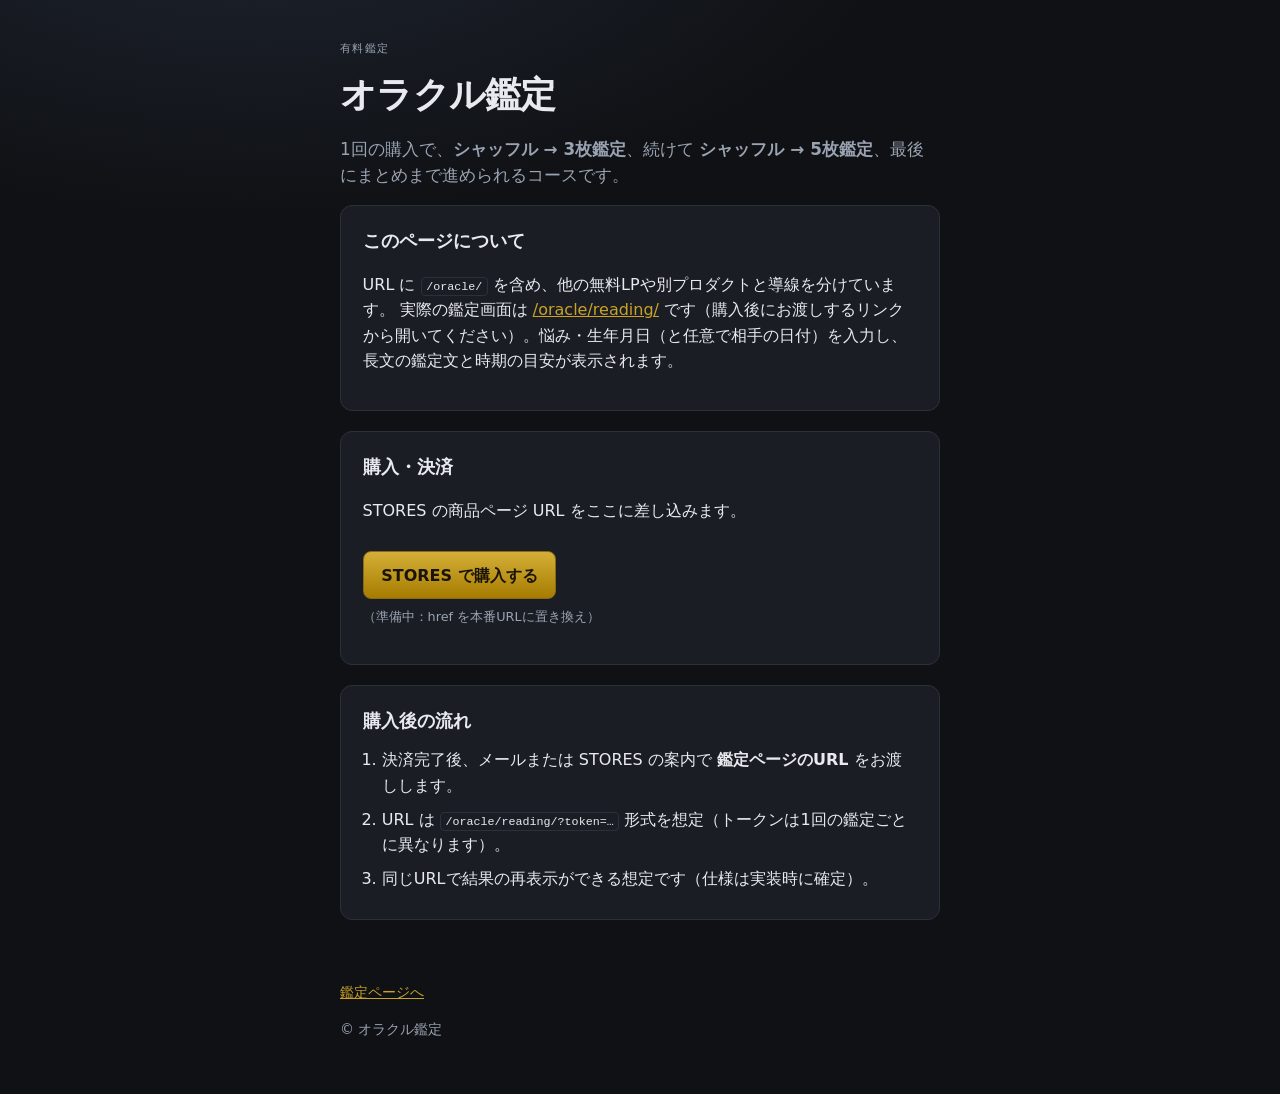
<file: index.html>
<!DOCTYPE html>
<html lang="ja">
<head>
  <meta charset="utf-8" />
  <meta name="viewport" content="width=device-width, initial-scale=1" />
  <meta http-equiv="refresh" content="0; url=oracle/" />
  <title>Redirect…</title>
  <link rel="canonical" href="./oracle/" />
</head>
<body>
  <p><a href="./oracle/">オラクル有料LPへ</a></p>
</body>
</html>
</file>
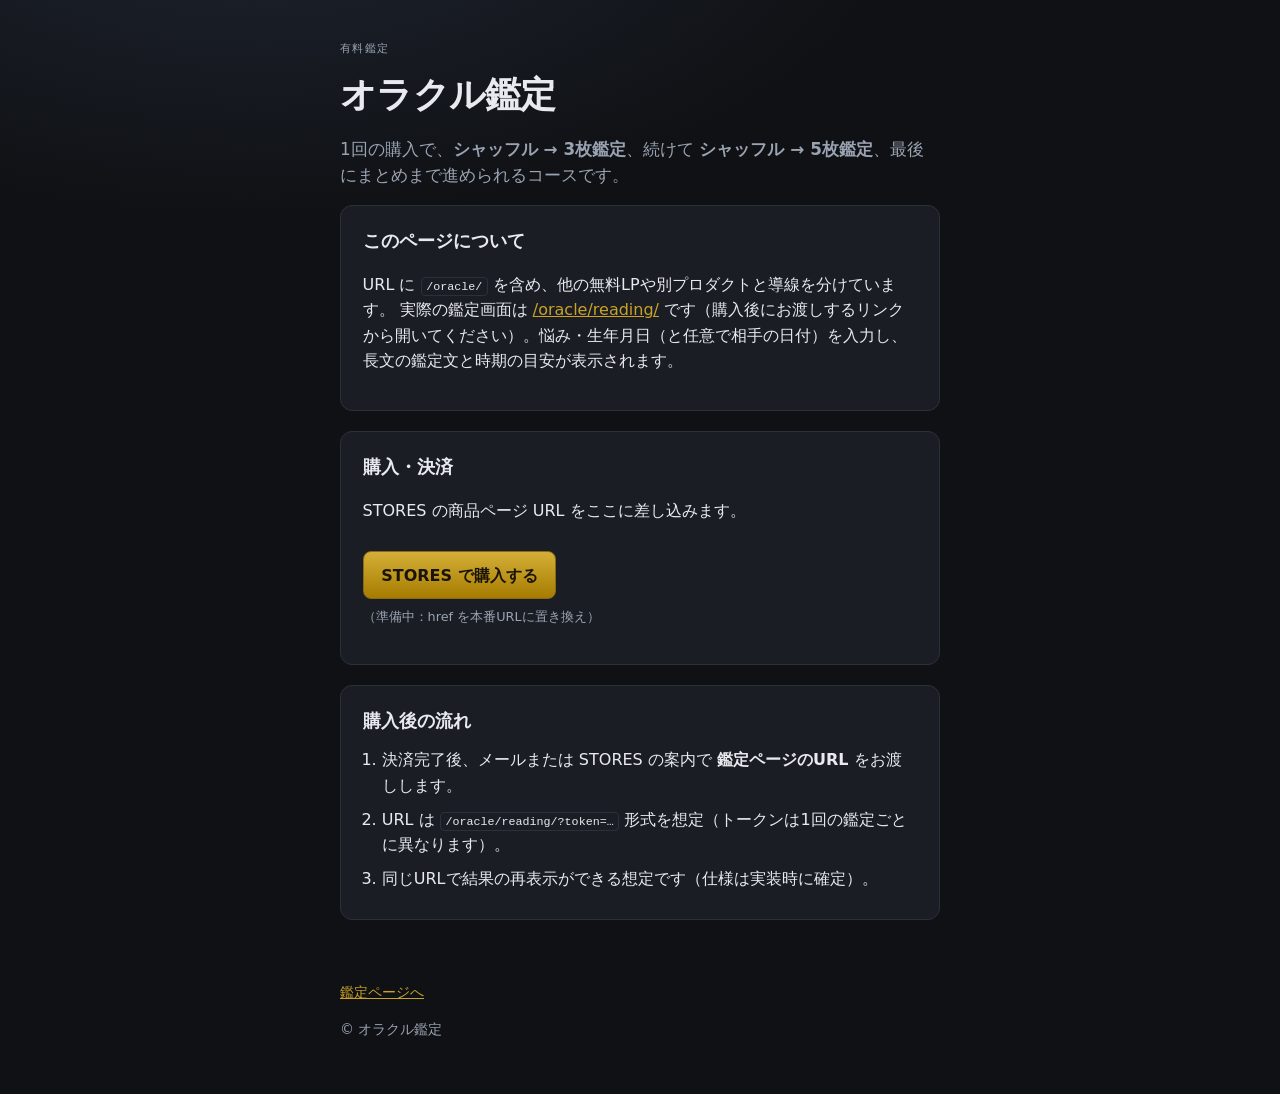
<file: oracle/index.html>
<!DOCTYPE html>
<html lang="ja">
<head>
  <meta charset="utf-8" />
  <meta name="viewport" content="width=device-width, initial-scale=1, viewport-fit=cover" />
  <meta name="theme-color" content="#0f1114" />
  <title>オラクル鑑定（有料）｜3枚＋5枚セット</title>
  <meta name="description" content="シャッフルから3枚鑑定、続けて5枚鑑定まで一括の買い切り鑑定。他の無料LPとは別サイト構成です。" />
  <link rel="stylesheet" href="../assets/css/oracle.css" />
</head>
<body class="oracle-page">
  <header class="site-header">
    <p class="eyebrow">有料鑑定</p>
    <h1>オラクル鑑定</h1>
    <p class="lede">
      1回の購入で、<strong>シャッフル → 3枚鑑定</strong>、続けて <strong>シャッフル → 5枚鑑定</strong>、最後にまとめまで進められるコースです。
    </p>
  </header>

  <main class="stack">
    <section class="card">
      <h2>このページについて</h2>
      <p>
        URL に <code>/oracle/</code> を含め、他の無料LPや別プロダクトと導線を分けています。
        実際の鑑定画面は <a href="./reading/">/oracle/reading/</a> です（購入後にお渡しするリンクから開いてください）。悩み・生年月日（と任意で相手の日付）を入力し、長文の鑑定文と時期の目安が表示されます。
      </p>
    </section>

    <section class="card">
      <h2>購入・決済</h2>
      <p>STORES の商品ページ URL をここに差し込みます。</p>
      <p>
        <a class="btn btn-primary" href="#" rel="noopener">STORES で購入する</a>
        <span class="hint">（準備中：href を本番URLに置き換え）</span>
      </p>
    </section>

    <section class="card">
      <h2>購入後の流れ</h2>
      <ol class="steps">
        <li>決済完了後、メールまたは STORES の案内で <strong>鑑定ページのURL</strong> をお渡しします。</li>
        <li>URL は <code>/oracle/reading/?token=…</code> 形式を想定（トークンは1回の鑑定ごとに異なります）。</li>
        <li>同じURLで結果の再表示ができる想定です（仕様は実装時に確定）。</li>
      </ol>
    </section>
  </main>

  <footer class="site-footer">
    <p><a href="./reading/">鑑定ページへ</a></p>
    <p class="small">© オラクル鑑定</p>
  </footer>
</body>
</html>
</file>
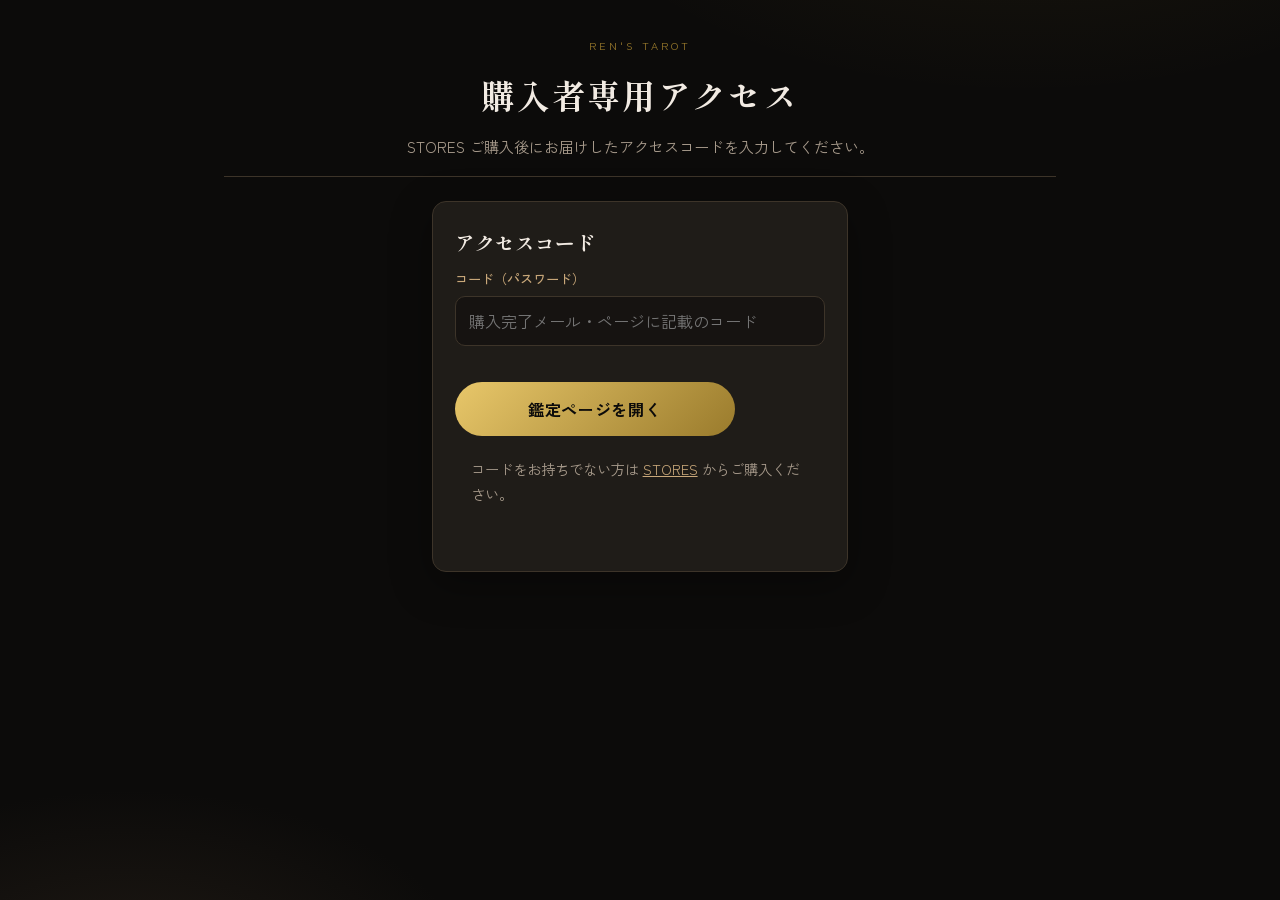
<file: oracle/reading/index.html>
<!DOCTYPE html>
<html lang="ja">
<head>
  <meta charset="utf-8" />
  <meta name="viewport" content="width=device-width, initial-scale=1, viewport-fit=cover" />
  <meta name="theme-color" content="#0c0b0a" />
  <meta name="color-scheme" content="dark" />
  <title>れんの恋愛タロット</title>
  <meta name="robots" content="index,follow" />
  <meta name="description" content="れんがあなたの恋愛を占います。悩みと生年月日からカードを引き、ふたりの関係性と動きやすい時期をお届けします。" />
  <link rel="stylesheet" href="../../assets/css/paid-reading.css" />
</head>
<body class="paid-reading">
  <a class="pr-skip" href="#pr-main">本文へスキップ</a>

  <header class="pr-header">
    <p class="pr-header__badge">REN'S TAROT</p>
    <h1 class="pr-header__title">れんの恋愛タロット</h1>
    <p class="pr-header__sub">いまの恋の悩みと、あなた（と気になるあの人）の生年月日を教えてね。カードを引いて、ふたりのこれからと「動きやすい日」を読み解くよ。</p>
  </header>

  <ol class="pr-steps" aria-label="鑑定の流れ">
    <li id="step-1" class="is-active">悩み入力</li>
    <li id="step-2">3枚</li>
    <li id="step-3">5枚</li>
    <li id="step-4">鑑定</li>
  </ol>

  <main id="pr-main" class="pr-main">
    <section id="phase-intro" class="pr-panel phase" data-phase="intro">
      <h2>いまの恋の悩みを教えて</h2>

      <div class="pr-form-grid">
        <label class="pr-field">
          <span>恋の悩み・聞きたいこと</span>
          <textarea id="concern" class="pr-textarea" rows="5" placeholder="好きな人のこと、関係性、気持ちの確かめ方…なんでも書いてね" maxlength="2000" required></textarea>
        </label>

        <label class="pr-field">
          <span>あなたの生年月日</span>
          <input type="date" id="self-birth" class="pr-input-date" required />
        </label>

        <label class="pr-field">
          <span>気になるあの人の生年月日</span>
          <input type="date" id="partner-birth" class="pr-input-date" />
        </label>
      </div>

      <p id="form-error" class="pr-error" role="alert" aria-live="assertive"></p>
      <button type="button" class="pr-btn" id="btn-start">シャッフルして 3枚を引く</button>
      <p id="shuffle-intro" class="pr-shuffle-msg" aria-live="polite"></p>
    </section>

    <section id="phase-three" class="pr-panel phase is-hidden" data-phase="three" hidden>
      <h2>3枚のカード</h2>
      <p class="pr-panel__lead">あなたの「いま」を3つの角度から見てみたよ。</p>
      <div id="spread-three" class="spread-row" role="list"></div>
      <div class="pr-next-guide">
        <p class="pr-next-guide__text">カードを確認できたら、次へ進もう</p>
        <p class="pr-next-guide__arrow">↓</p>
      </div>
      <button type="button" class="pr-btn" id="btn-to-five">もう少し深く見る（5枚を引く）</button>
      <p id="shuffle-five" class="pr-shuffle-msg" aria-live="polite"></p>
    </section>

    <section id="phase-five" class="pr-panel phase is-hidden" data-phase="five" hidden>
      <h2>5枚のカード</h2>
      <p class="pr-panel__lead">さらに深い層を掘り下げてみるね。</p>
      <div id="spread-five" class="spread-row" role="list"></div>
      <div class="pr-next-guide">
        <p class="pr-next-guide__text">全部見れた？いよいよ鑑定だよ</p>
        <p class="pr-next-guide__arrow">↓</p>
      </div>
      <button type="button" class="pr-btn pr-btn--primary" id="btn-finish">れんの鑑定を読む</button>
    </section>

    <section id="phase-summary" class="pr-panel phase is-hidden" data-phase="summary" hidden>
      <h2>れんからの鑑定</h2>
      <div id="summary-cards" class="summary-cards"></div>
      <div id="summary-body" class="summary-box"></div>

      <div class="pr-backend-cta">
        <div class="pr-backend-cta__inner">
          <p class="pr-backend-cta__badge">もっと深く知りたいあなたへ</p>
          <h3 class="pr-backend-cta__title">恋愛相談セッション</h3>
          <p class="pr-backend-cta__desc">カードの結果をもとに、れんが直接あなたの悩みに答えるよ。LINE通話 or チャットで、30分間じっくり話そう。</p>
          <ul class="pr-backend-cta__points">
            <li>今日のカードをもとにした深掘りアドバイス</li>
            <li>相手への具体的なアプローチ方法</li>
            <li>いま一番やるべきことの整理</li>
          </ul>
          <a href="#" class="pr-btn pr-btn--backend" id="btn-backend">セッションについて見る</a>
        </div>
      </div>

    </section>
  </main>

  <script type="module" src="../../assets/js/reading.js"></script>
</body>
</html>
</file>
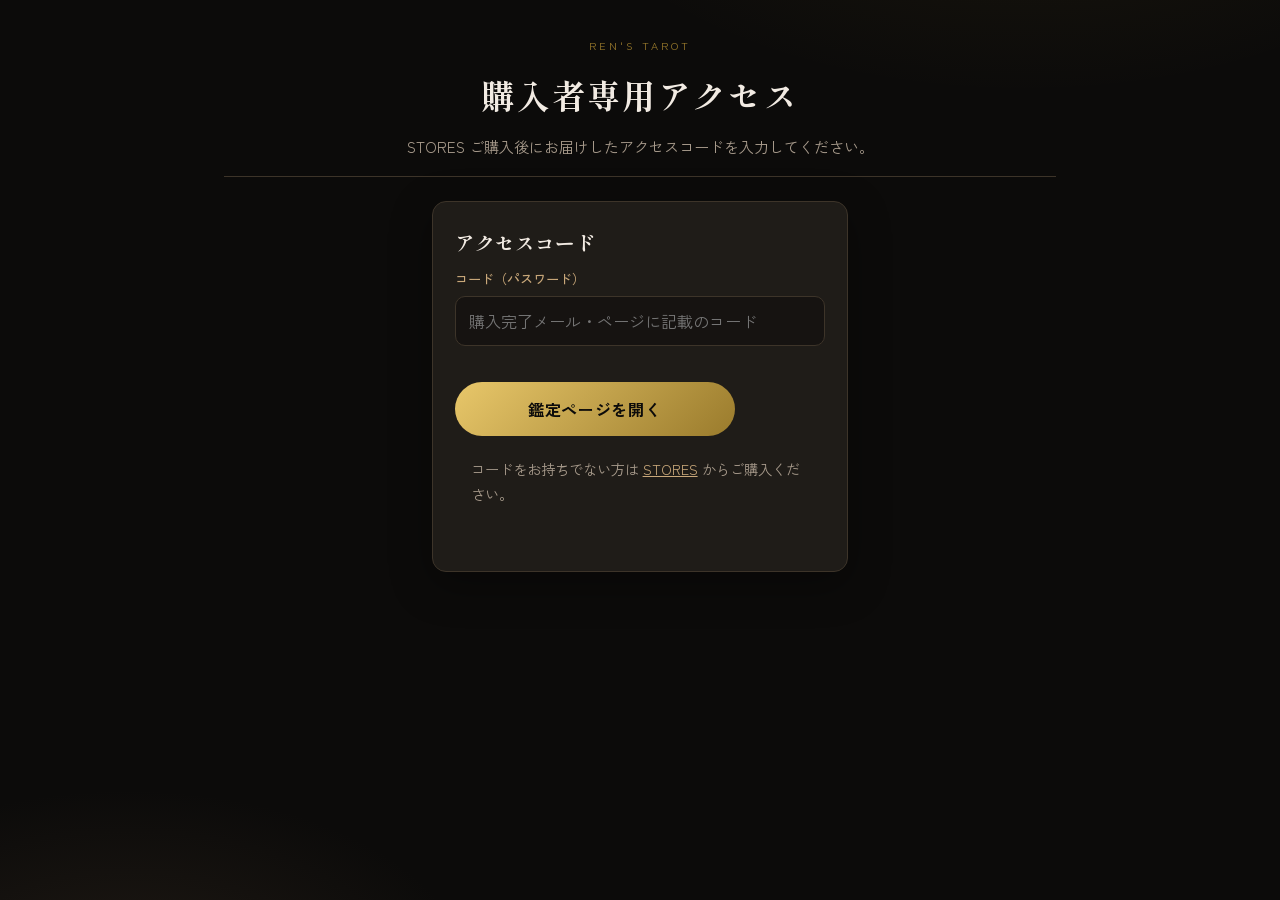
<file: oracle/reading/gate.html>
<!DOCTYPE html>
<html lang="ja">
<head>
  <meta charset="utf-8" />
  <meta name="viewport" content="width=device-width, initial-scale=1, viewport-fit=cover" />
  <meta name="theme-color" content="#0c0b0a" />
  <meta name="color-scheme" content="dark" />
  <meta name="robots" content="noindex,nofollow" />
  <title>購入者アクセス｜れんの恋愛タロット</title>
  <link rel="stylesheet" href="../../assets/css/paid-reading.css" />
  <style>
    .pr-gate-box { max-width: 26rem; margin: 0 auto; }
    .pr-gate-box p { color: var(--pr-muted); font-size: 0.9rem; line-height: 1.75; margin: 0 0 1rem; }
    .pr-gate-error { color: var(--pr-danger); font-size: 0.85rem; min-height: 1.25rem; margin: 0.5rem 0 0; }
  </style>
</head>
<body class="paid-reading">
  <header class="pr-header">
    <p class="pr-header__badge">REN'S TAROT</p>
    <h1 class="pr-header__title">購入者専用アクセス</h1>
    <p class="pr-header__sub">STORES ご購入後にお届けしたアクセスコードを入力してください。</p>
  </header>

  <main class="pr-main">
    <section class="pr-panel pr-gate-box">
      <h2>アクセスコード</h2>
      <div class="pr-form-grid">
        <label class="pr-field">
          <span>コード（パスワード）</span>
          <input type="password" id="gate-password" class="pr-textarea" style="min-height: var(--pr-touch-min);" autocomplete="current-password" placeholder="購入完了メール・ページに記載のコード" />
        </label>
      </div>
      <p id="gate-error" class="pr-gate-error" role="alert" aria-live="assertive"></p>
      <button type="button" class="pr-btn" id="gate-submit">鑑定ページを開く</button>
      <p class="pr-footer-note" style="margin-top: 1.25rem; text-align: left;">
        コードをお持ちでない方は <a href="https://lp8hnyu9ebgefokdjdyh.stores.jp/" target="_blank" rel="noopener noreferrer" style="color: var(--pr-accent);">STORES</a> からご購入ください。
      </p>
    </section>
  </main>

  <script>
(function () {
  var TOKEN_KEY = "pr_paid_reading_token_v1";
  var VERIFY_URL = "https://tarot-api.tttttkasu.workers.dev/verify-paid-access";

  function getRedirectTarget() {
    var p = new URLSearchParams(location.search);
    var r = p.get("redirect");
    if (r && r.indexOf("gate.html") === -1) return r;
    return "index.html";
  }

  function setError(msg) {
    var el = document.getElementById("gate-error");
    if (el) el.textContent = msg || "";
  }

  document.getElementById("gate-submit").addEventListener("click", async function () {
    var input = document.getElementById("gate-password");
    var password = (input && input.value) ? input.value.trim() : "";
    setError("");
    if (!password) {
      setError("アクセスコードを入力してください。");
      return;
    }
    try {
      var res = await fetch(VERIFY_URL, {
        method: "POST",
        headers: { "Content-Type": "application/json" },
        body: JSON.stringify({ password: password })
      });
      var data = await res.json().catch(function () { return {}; });
      if (!res.ok || !data.ok || !data.token) {
        setError(data.error || "コードが正しくないか、サーバーで確認できませんでした。");
        return;
      }
      sessionStorage.setItem(TOKEN_KEY, data.token);
      location.replace(getRedirectTarget());
    } catch (e) {
      setError("通信に失敗しました。しばらくしてから再度お試しください。");
    }
  });
})();
  </script>
</body>
</html>
</file>
<file: assets/css/oracle.css>
/* 有料オラクル — 他LPと差がつくようシンプルに。後から差し替え可 */
:root {
  --bg: #0f1114;
  --surface: #1a1e24;
  --text: #e8eaef;
  --muted: #9aa3b2;
  --accent: #c9a227;
  --border: #2a313c;
  --font: system-ui, "Segoe UI", sans-serif;
}

*,
*::before,
*::after {
  box-sizing: border-box;
}

body {
  margin: 0;
  min-height: 100vh;
  font-family: var(--font);
  background: radial-gradient(1200px 600px at 20% -10%, #1f2430 0%, var(--bg) 55%);
  color: var(--text);
  line-height: 1.6;
}

a {
  color: var(--accent);
}

code {
  font-size: 0.9em;
  background: var(--surface);
  padding: 0.15em 0.4em;
  border-radius: 4px;
  border: 1px solid var(--border);
}

.site-header {
  max-width: 40rem;
  margin: 0 auto;
  padding: 2.5rem 1.25rem 1rem;
}

.site-header.compact {
  padding-top: 1.5rem;
}

.eyebrow {
  letter-spacing: 0.12em;
  text-transform: uppercase;
  font-size: 0.7rem;
  color: var(--muted);
  margin: 0 0 0.5rem;
}

h1 {
  font-size: clamp(1.75rem, 4vw, 2.25rem);
  font-weight: 650;
  margin: 0 0 0.75rem;
  letter-spacing: -0.02em;
}

.lede {
  margin: 0;
  color: var(--muted);
  font-size: 1.05rem;
}

.lede.small,
.small {
  font-size: 0.875rem;
}

.stack {
  max-width: 40rem;
  margin: 0 auto;
  padding: 0 1.25rem 3rem;
  display: flex;
  flex-direction: column;
  gap: 1.25rem;
}

.card {
  background: var(--surface);
  border: 1px solid var(--border);
  border-radius: 12px;
  padding: 1.25rem 1.35rem;
}

.card h2 {
  margin: 0 0 0.75rem;
  font-size: 1.15rem;
}

.steps {
  margin: 0;
  padding-left: 1.2rem;
}

.steps li {
  margin-bottom: 0.5rem;
}

.btn {
  display: inline-block;
  margin-top: 0.75rem;
  padding: 0.65rem 1.1rem;
  border-radius: 8px;
  font-weight: 600;
  text-decoration: none;
  border: 1px solid transparent;
  cursor: pointer;
  font-size: 1rem;
}

.btn-primary {
  background: linear-gradient(180deg, #d4af37, #a67c00);
  color: #1a1408;
  border-color: #8a6a1a;
}

.btn-primary:hover {
  filter: brightness(1.05);
}

.btn-ghost {
  background: transparent;
  color: var(--text);
  border-color: var(--border);
}

.hint {
  display: block;
  margin-top: 0.5rem;
  color: var(--muted);
  font-size: 0.8rem;
}

.site-footer {
  max-width: 40rem;
  margin: 0 auto;
  padding: 0 1.25rem 2.5rem;
  color: var(--muted);
  font-size: 0.85rem;
}

.field {
  display: flex;
  flex-direction: column;
  gap: 0.35rem;
  margin-top: 1rem;
}

.field span {
  font-size: 0.85rem;
  color: var(--muted);
}

textarea {
  width: 100%;
  padding: 0.65rem 0.75rem;
  border-radius: 8px;
  border: 1px solid var(--border);
  background: #12151a;
  color: var(--text);
  font-family: inherit;
  resize: vertical;
}

.is-hidden[hidden],
.is-hidden {
  display: none !important;
}

.spread-placeholder {
  margin: 1rem 0;
  padding: 2rem 1rem;
  text-align: center;
  border: 1px dashed var(--border);
  border-radius: 8px;
  color: var(--muted);
  font-size: 0.9rem;
}

.reading-main {
  padding-bottom: 4rem;
}
</file>
<file: assets/css/paid-reading.css>
/* 有料鑑定 — モバイル優先（携帯で触りやすいサイズ・安全領域） */

@import url("https://fonts.googleapis.com/css2?family=Shippori+Mincho:wght@400;600;700&family=Zen+Kaku+Gothic+New:wght@400;500;700&display=swap");

:root {
  --pr-bg: #0c0b0a;
  --pr-bg-elevated: #161311;
  --pr-surface: #1f1c18;
  --pr-border: #3d3429;
  --pr-text: #f2ebe3;
  --pr-muted: #a89b8c;
  --pr-gold: #d4af37;
  --pr-gold-dim: #9a7b2c;
  --pr-accent: #c9a87a;
  --pr-danger: #c45c5c;
  --font-display: "Shippori Mincho", "Hiragino Mincho ProN", serif;
  --font-body: "Zen Kaku Gothic New", "Hiragino Sans", sans-serif;
  /* ノッチ・ホームバー分（iOS 等） */
  --pr-safe-x: max(1rem, env(safe-area-inset-left, 0px), env(safe-area-inset-right, 0px));
  --pr-safe-bottom: max(1.25rem, env(safe-area-inset-bottom, 0px));
  --pr-touch-min: 48px;
}

*,
*::before,
*::after {
  box-sizing: border-box;
}

body.paid-reading {
  margin: 0;
  min-height: 100vh;
  min-height: 100dvh;
  font-family: var(--font-body);
  /* 16px 以上で iOS の入力時ズームを防ぐ */
  font-size: 16px;
  line-height: 1.7;
  color: var(--pr-text);
  background:
    radial-gradient(ellipse 900px 500px at 80% -20%, rgba(212, 175, 55, 0.08) 0%, transparent 55%),
    radial-gradient(ellipse 700px 400px at 10% 110%, rgba(90, 70, 50, 0.25) 0%, transparent 50%),
    var(--pr-bg);
  -webkit-text-size-adjust: 100%;
  text-size-adjust: 100%;
}

.pr-skip {
  position: absolute;
  left: -9999px;
  top: auto;
  width: 1px;
  height: 1px;
  overflow: hidden;
}
.pr-skip:focus {
  left: 1rem;
  top: 1rem;
  width: auto;
  height: auto;
  padding: 0.5rem 1rem;
  background: var(--pr-surface);
  border: 1px solid var(--pr-gold);
  z-index: 100;
}

.pr-header {
  max-width: 52rem;
  margin: 0 auto;
  padding: 1.15rem var(--pr-safe-x) 0.85rem;
  text-align: center;
  border-bottom: 1px solid var(--pr-border);
}

@media (min-width: 768px) {
  .pr-header {
    padding: 2.25rem 1.25rem 1rem;
  }
}

.pr-header__badge {
  font-size: 0.68rem;
  letter-spacing: 0.28em;
  color: var(--pr-gold-dim);
  margin: 0 0 0.75rem;
}

.pr-header__title {
  font-family: var(--font-display);
  font-weight: 700;
  font-size: clamp(1.6rem, 4.5vw, 2.1rem);
  margin: 0 0 0.65rem;
  letter-spacing: 0.04em;
}

.pr-header__sub {
  margin: 0 auto;
  max-width: 36rem;
  color: var(--pr-muted);
  font-size: 0.9rem;
}

@media (min-width: 768px) {
  .pr-header__sub {
    font-size: 0.95rem;
  }
}


/* ステップ：狭い画面は横スクロール（親指で一覧しやすい） */
.pr-steps {
  display: flex;
  flex-wrap: nowrap;
  justify-content: flex-start;
  gap: 0.4rem;
  max-width: 52rem;
  margin: 1rem auto 0;
  padding: 0 var(--pr-safe-x) 0.35rem;
  list-style: none;
  overflow-x: auto;
  -webkit-overflow-scrolling: touch;
  scroll-snap-type: x proximity;
  scrollbar-width: thin;
}

.pr-steps li {
  flex: 0 0 auto;
  scroll-snap-align: start;
  font-size: 0.72rem;
  color: var(--pr-muted);
  padding: 0.45rem 0.75rem;
  border-radius: 999px;
  border: 1px solid var(--pr-border);
  background: var(--pr-bg-elevated);
  white-space: nowrap;
}

@media (min-width: 768px) {
  .pr-steps {
    flex-wrap: wrap;
    justify-content: center;
    overflow-x: visible;
    padding-bottom: 0;
    gap: 0.35rem 0.75rem;
  }
  .pr-steps li {
    font-size: 0.78rem;
    padding: 0.25rem 0.65rem;
  }
}

.pr-steps li.is-active {
  color: var(--pr-bg);
  background: linear-gradient(135deg, var(--pr-gold), #b8922e);
  border-color: transparent;
  font-weight: 700;
}


.pr-main {
  max-width: 52rem;
  margin: 0 auto;
  padding: 1rem var(--pr-safe-x) var(--pr-safe-bottom);
  padding-bottom: calc(var(--pr-safe-bottom) + 2.5rem);
}

@media (min-width: 768px) {
  .pr-main {
    padding: 1.5rem 1.25rem 4rem;
  }
}

.pr-panel {
  background: var(--pr-surface);
  border: 1px solid var(--pr-border);
  border-radius: 16px;
  padding: 1.15rem 1rem 1.35rem;
  margin-bottom: 1rem;
  box-shadow: 0 12px 40px rgba(0, 0, 0, 0.35);
}

@media (min-width: 768px) {
  .pr-panel {
    padding: 1.5rem 1.35rem 1.75rem;
    margin-bottom: 1.25rem;
    border-radius: 14px;
  }
}

.pr-panel h2 {
  font-family: var(--font-display);
  font-size: 1.2rem;
  font-weight: 700;
  margin: 0 0 0.5rem;
  color: var(--pr-text);
}

@media (min-width: 768px) {
  .pr-panel h2 {
    font-size: 1.25rem;
  }
}

.pr-panel__lead {
  margin: 0 0 1.1rem;
  color: var(--pr-muted);
  font-size: 0.9rem;
}

@media (min-width: 768px) {
  .pr-panel__lead {
    margin: 0 0 1.25rem;
    font-size: 0.92rem;
  }
}

.pr-form-grid {
  display: grid;
  gap: 1.1rem;
}

.pr-field span,
.pr-field label {
  display: block;
  font-size: 0.82rem;
  font-weight: 500;
  color: var(--pr-accent);
  margin-bottom: 0.35rem;
}

.pr-textarea,
.pr-input-date {
  width: 100%;
  max-width: 100%;
  padding: 0.75rem 0.85rem;
  min-height: var(--pr-touch-min);
  border-radius: 10px;
  border: 1px solid var(--pr-border);
  background: var(--pr-bg-elevated);
  color: var(--pr-text);
  font-family: inherit;
  font-size: 16px;
  line-height: 1.5;
}

.pr-textarea {
  min-height: 9rem;
  resize: vertical;
  field-sizing: content;
}

.pr-textarea:focus,
.pr-input-date:focus {
  outline: 2px solid rgba(212, 175, 55, 0.45);
  outline-offset: 1px;
}

.pr-row-2 {
  display: grid;
  gap: 1rem;
}
@media (min-width: 560px) {
  .pr-row-2 {
    grid-template-columns: 1fr 1fr;
  }
}

.pr-check {
  display: flex;
  align-items: flex-start;
  gap: 0.5rem;
  font-size: 0.88rem;
  color: var(--pr-muted);
  cursor: pointer;
}
.pr-check input {
  margin-top: 0.25rem;
  accent-color: var(--pr-gold);
}

.pr-hint {
  font-size: 0.78rem;
  color: var(--pr-muted);
  margin: 0.35rem 0 0;
}

.pr-error {
  font-size: 0.82rem;
  color: var(--pr-danger);
  margin: 0.5rem 0 0;
  min-height: 1.25rem;
}

.pr-btn {
  display: flex;
  align-items: center;
  justify-content: center;
  width: 100%;
  margin-top: 1rem;
  padding: 0.95rem 1.25rem;
  min-height: var(--pr-touch-min);
  font-family: var(--font-body);
  font-size: 1rem;
  font-weight: 700;
  color: var(--pr-bg);
  background: linear-gradient(135deg, #e8c76a, var(--pr-gold-dim));
  border: none;
  border-radius: 12px;
  cursor: pointer;
  letter-spacing: 0.04em;
  transition: transform 0.12s ease, box-shadow 0.12s ease, filter 0.12s ease;
  touch-action: manipulation;
}
.pr-btn:hover:not(:disabled) {
  transform: translateY(-1px);
  box-shadow: 0 8px 24px rgba(212, 175, 55, 0.25);
}
.pr-btn:active:not(:disabled) {
  transform: scale(0.98);
  filter: brightness(1.05);
}
.pr-btn:disabled {
  opacity: 0.45;
  cursor: not-allowed;
}

@media (min-width: 480px) {
  .pr-btn {
    width: auto;
    min-width: min(100%, 280px);
    border-radius: 999px;
  }
}

.pr-shuffle-msg {
  min-height: 1.25rem;
  font-size: 0.85rem;
  color: var(--pr-gold-dim);
  margin: 0.75rem 0 0;
}

/* モバイルは横スクロール、PCはグリッド */
.spread-row {
  display: flex;
  gap: 0.75rem;
  margin: 1rem 0 1.5rem;
  overflow-x: auto;
  -webkit-overflow-scrolling: touch;
  scroll-snap-type: x mandatory;
  padding-bottom: 0.5rem;
}

.spread-row > .spread-slot {
  flex: 0 0 min(70vw, 220px);
  scroll-snap-align: center;
}

@media (min-width: 600px) {
  .spread-row {
    display: grid;
    grid-template-columns: repeat(auto-fit, minmax(160px, 1fr));
    overflow-x: visible;
  }
  .spread-row > .spread-slot {
    flex: none;
  }
}

.spread-slot {
  background: var(--pr-bg-elevated);
  border: 1px solid var(--pr-border);
  border-radius: 12px;
  padding: 0.6rem 0.5rem 0.75rem;
}

.spread-slot__label {
  font-family: var(--font-display);
  font-size: 0.85rem;
  font-weight: 700;
  color: var(--pr-gold);
  text-align: center;
  margin-bottom: 0.25rem;
}
.spread-slot__hint {
  display: none;
}

.tarot-card {
  text-align: center;
  padding: 0;
  border-radius: 0;
  background: transparent;
  border: none;
}

.tarot-card__face {
  position: relative;
  width: 100%;
  margin: 0 auto 0.4rem;
  aspect-ratio: 300 / 527;
  border-radius: 8px;
  overflow: hidden;
  background: linear-gradient(160deg, #2e2a22 0%, #141210 100%);
  border: 1px solid rgba(61, 52, 41, 0.85);
  box-shadow: 0 4px 16px rgba(0, 0, 0, 0.4);
}

.tarot-card__img {
  position: absolute;
  inset: 0;
  width: 100%;
  height: 100%;
  object-fit: contain;
  transition: opacity 0.25s ease;
}

.tarot-card__img.is-hidden {
  opacity: 0;
}

.tarot-card__glyph {
  position: absolute;
  inset: 0;
  display: flex;
  align-items: center;
  justify-content: center;
  font-size: 2.25rem;
  opacity: 0.88;
  pointer-events: none;
}

.tarot-card__glyph.is-behind-image {
  display: none;
}
.tarot-card__name {
  font-family: var(--font-display);
  font-size: 0.9rem;
  font-weight: 600;
  margin-top: 0.15rem;
}

/* 鑑定結果（HTML） */
.pr-reading-root {
  text-align: left;
}

.pr-sec {
  margin-bottom: 1.75rem;
  padding-bottom: 1.5rem;
  border-bottom: 1px solid var(--pr-border);
}
.pr-sec:last-of-type {
  border-bottom: 0;
}

.pr-sec h3 {
  font-family: var(--font-display);
  font-size: 1.05rem;
  font-weight: 700;
  color: var(--pr-gold);
  margin: 0 0 0.85rem;
  letter-spacing: 0.06em;
}

.pr-sec p,
.pr-sec li {
  margin: 0 0 0.75rem;
  color: var(--pr-text);
  font-size: 0.92rem;
}

.pr-card-block {
  background: var(--pr-bg-elevated);
  border: 1px solid var(--pr-border);
  border-radius: 10px;
  padding: 1rem 1rem 1.1rem;
  margin-bottom: 1rem;
}

.pr-card-block__title {
  font-family: var(--font-display);
  font-size: 0.95rem;
  font-weight: 700;
  margin: 0 0 0.35rem;
  color: var(--pr-accent);
}

.pr-card-block__sub {
  font-size: 0.78rem;
  color: var(--pr-muted);
  margin: 0 0 0.65rem;
}

.pr-date-list {
  list-style: none;
  padding: 0;
  margin: 0;
}

.pr-date-list li {
  padding: 0.65rem 0.85rem;
  margin-bottom: 0.65rem;
  background: var(--pr-bg-elevated);
  border-radius: 8px;
  border-left: 3px solid var(--pr-gold);
}

.pr-date-list strong {
  color: var(--pr-gold);
  font-size: 1rem;
}

.pr-disclaimer {
  font-size: 0.78rem;
  color: var(--pr-muted);
  margin: 1.5rem 0 0;
  line-height: 1.65;
}

.summary-box {
  background: var(--pr-bg-elevated);
  border: 1px solid var(--pr-border);
  border-radius: 12px;
  padding: 1.25rem 1.15rem;
  min-height: 8rem;
}

.pr-back {
  display: inline-block;
  margin-top: 1.25rem;
  font-size: 0.88rem;
  color: var(--pr-accent);
  text-decoration: none;
}
.pr-back:hover {
  text-decoration: underline;
}

.pr-footer-note {
  max-width: 52rem;
  margin: 0 auto;
  padding: 0 var(--pr-safe-x) var(--pr-safe-bottom);
  font-size: 0.75rem;
  color: var(--pr-muted);
  text-align: center;
  line-height: 1.6;
}

.phase.is-hidden {
  display: none !important;
}

/* 導線ガイド */
.pr-next-guide {
  text-align: center;
  margin: 1.5rem 0 0.75rem;
  padding: 1rem 0;
}
.pr-next-guide__text {
  font-size: 0.95rem;
  color: var(--pr-gold);
  margin: 0 0 0.25rem;
  font-weight: 500;
}
.pr-next-guide__arrow {
  font-size: 1.5rem;
  color: var(--pr-gold-dim);
  margin: 0;
  animation: bounce 1.2s ease infinite;
}
@keyframes bounce {
  0%, 100% { transform: translateY(0); }
  50% { transform: translateY(6px); }
}

/* ボタンバリエーション */
.pr-btn--primary {
  background: linear-gradient(135deg, #f0d060, var(--pr-gold));
  font-size: 1.1rem;
  padding: 1rem 1.5rem;
}
.pr-btn--secondary {
  background: transparent;
  border: 1px solid var(--pr-border);
  color: var(--pr-text);
}
.pr-btn--secondary:hover:not(:disabled) {
  background: var(--pr-bg-elevated);
  border-color: var(--pr-gold-dim);
}
.pr-btn--backend {
  background: linear-gradient(135deg, #ff8a65, #ff5722);
  color: #fff;
  font-size: 1rem;
}
.pr-btn--backend:hover:not(:disabled) {
  box-shadow: 0 8px 24px rgba(255, 87, 34, 0.35);
}

/* バックエンドCTA */
.pr-backend-cta {
  margin: 2.5rem 0 2rem;
  padding: 2px;
  background: linear-gradient(135deg, var(--pr-gold), #ff8a65, var(--pr-gold-dim));
  border-radius: 16px;
}
.pr-backend-cta__inner {
  background: var(--pr-bg);
  border-radius: 14px;
  padding: 1.5rem 1.25rem;
  text-align: center;
}
.pr-backend-cta__badge {
  display: inline-block;
  font-size: 0.72rem;
  font-weight: 700;
  color: var(--pr-gold);
  background: rgba(212, 175, 55, 0.12);
  padding: 0.3rem 0.75rem;
  border-radius: 999px;
  margin: 0 0 0.75rem;
  letter-spacing: 0.04em;
}
.pr-backend-cta__title {
  font-family: var(--font-display);
  font-size: 1.35rem;
  font-weight: 700;
  color: var(--pr-text);
  margin: 0 0 0.5rem;
}
.pr-backend-cta__desc {
  font-size: 0.9rem;
  color: var(--pr-muted);
  margin: 0 0 1rem;
  line-height: 1.7;
}
.pr-backend-cta__points {
  list-style: none;
  padding: 0;
  margin: 0 0 1.25rem;
  text-align: left;
}
.pr-backend-cta__points li {
  position: relative;
  padding-left: 1.4rem;
  margin-bottom: 0.5rem;
  font-size: 0.88rem;
  color: var(--pr-text);
}
.pr-backend-cta__points li::before {
  content: "✓";
  position: absolute;
  left: 0;
  color: var(--pr-gold);
  font-weight: 700;
}

/* シェア・リトライボックス */
.pr-share-box {
  text-align: center;
  margin: 2rem 0 0;
  padding: 1.5rem 1rem;
  background: var(--pr-bg-elevated);
  border-radius: 12px;
  border: 1px solid var(--pr-border);
}
.pr-share-box__text {
  font-size: 0.9rem;
  color: var(--pr-muted);
  margin: 0 0 0.75rem;
}

/* 鑑定文のブロック改善 */
.pr-card-block {
  background: var(--pr-bg-elevated);
  border: 1px solid var(--pr-border);
  border-left: 3px solid var(--pr-gold);
  border-radius: 0 10px 10px 0;
  padding: 1.1rem 1.15rem 1.2rem;
  margin-bottom: 1.25rem;
}
.pr-card-block p {
  font-size: 0.9rem;
  line-height: 1.85;
  margin: 0 0 0.9rem;
  color: var(--pr-text);
}
.pr-card-block p:last-child {
  margin-bottom: 0;
}

/* セクション見出しの強調 */
.pr-sec h3 {
  font-family: var(--font-display);
  font-size: 1.1rem;
  font-weight: 700;
  color: var(--pr-gold);
  margin: 0 0 1rem;
  padding-bottom: 0.5rem;
  border-bottom: 1px solid var(--pr-border);
  letter-spacing: 0.06em;
}

/* まとめセクションのスタイル */
.pr-sec p {
  font-size: 0.92rem;
  line-height: 1.9;
  margin: 0 0 1rem;
  color: var(--pr-text);
}

.pr-sec--reading p {
  font-size: 0.95rem;
  line-height: 2;
  margin: 0 0 1.25rem;
}

/* GPT鑑定マークダウン用 */
.pr-reading-h2 {
  font-family: var(--font-display);
  font-size: 1.15rem;
  font-weight: 700;
  color: var(--pr-gold);
  margin: 1.75rem 0 0.75rem;
  padding-bottom: 0.4rem;
  border-bottom: 1px solid var(--pr-border);
}
.pr-reading-h3 {
  font-family: var(--font-display);
  font-size: 1rem;
  font-weight: 700;
  color: var(--pr-text);
  margin: 1.25rem 0 0.5rem;
}
.pr-sec--reading strong {
  color: var(--pr-gold);
}
.pr-reading-hr {
  border: none;
  border-top: 1px solid var(--pr-border);
  margin: 1.5rem 0;
}

/* サマリーカード表示 */
.summary-cards {
  margin-bottom: 1.5rem;
}
.summary-cards__section {
  margin-bottom: 1.25rem;
}
.summary-cards__title {
  font-family: var(--font-display);
  font-size: 0.9rem;
  font-weight: 700;
  color: var(--pr-gold);
  margin: 0 0 0.75rem;
  padding-left: 0.25rem;
}
.summary-cards__row {
  display: flex;
  gap: 0.6rem;
  overflow-x: auto;
  -webkit-overflow-scrolling: touch;
  scroll-snap-type: x mandatory;
  padding-bottom: 0.5rem;
}
.summary-cards__row .tarot-card {
  flex: 0 0 100px;
  scroll-snap-align: start;
}
.summary-cards__row .tarot-card__face {
  aspect-ratio: 300 / 527;
}
.summary-cards__row .tarot-card__name {
  font-size: 0.72rem;
}
.summary-cards__row .tarot-card__label {
  font-size: 0.65rem;
  color: var(--pr-muted);
  margin-top: 0.15rem;
}

/* ローディング */
.pr-loading {
  display: flex;
  flex-direction: column;
  align-items: center;
  justify-content: center;
  padding: 3rem 1rem;
  text-align: center;
}
.pr-loading__spinner {
  width: 40px;
  height: 40px;
  border: 3px solid var(--pr-border);
  border-top-color: var(--pr-gold);
  border-radius: 50%;
  animation: spin 0.8s linear infinite;
  margin-bottom: 1rem;
}
@keyframes spin {
  to { transform: rotate(360deg); }
}
.pr-loading__text {
  font-size: 0.9rem;
  color: var(--pr-muted);
  margin: 0;
}

@media print {
  body.paid-reading {
    background: #fff;
    color: #111;
  }
  .pr-header__badge,
  .pr-steps,
  .pr-log-wrap,
  .pr-footer-note,
  .pr-token,
  .pr-btn,
  .pr-back,
  .pr-backend-cta,
  .pr-share-box,
  .pr-next-guide {
    display: none !important;
  }
  .pr-panel,
  .summary-box,
  .tarot-card,
  .spread-slot {
    border-color: #ccc;
    box-shadow: none;
    break-inside: avoid;
  }
}
</file>
